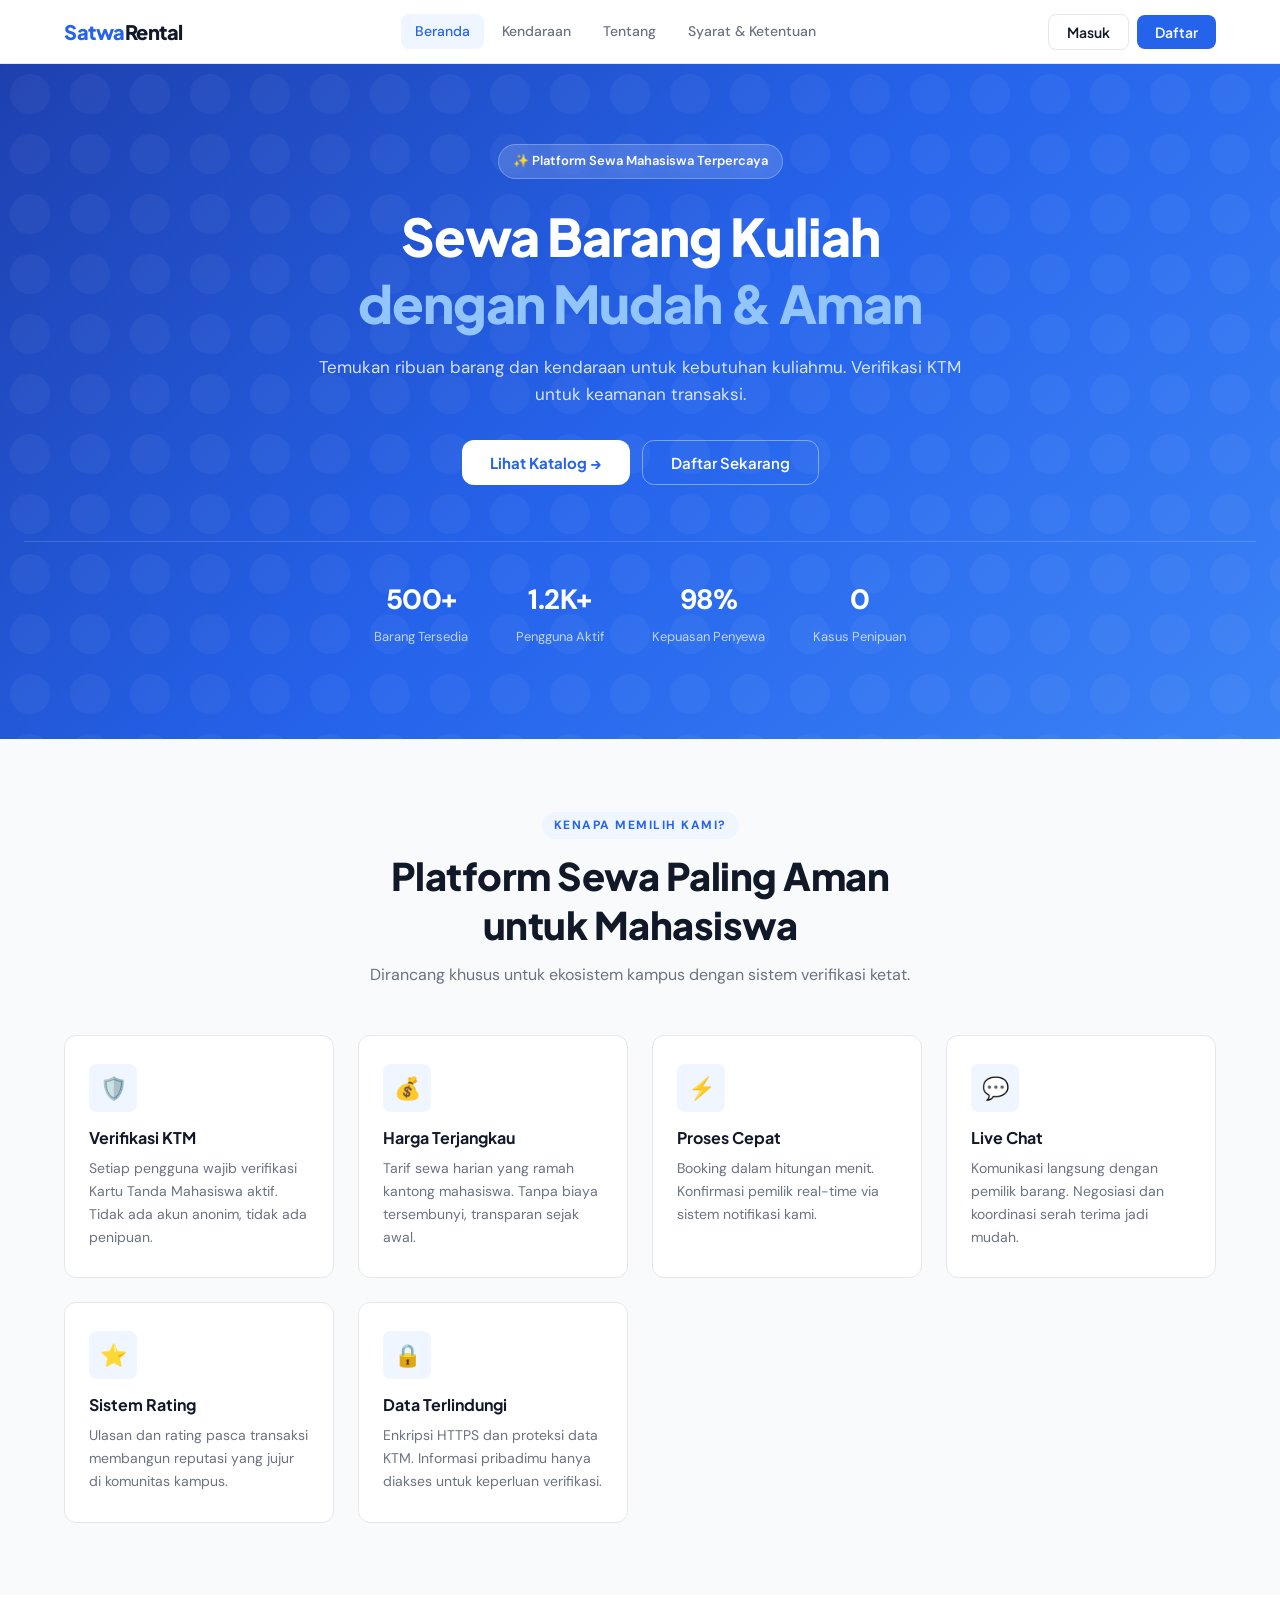
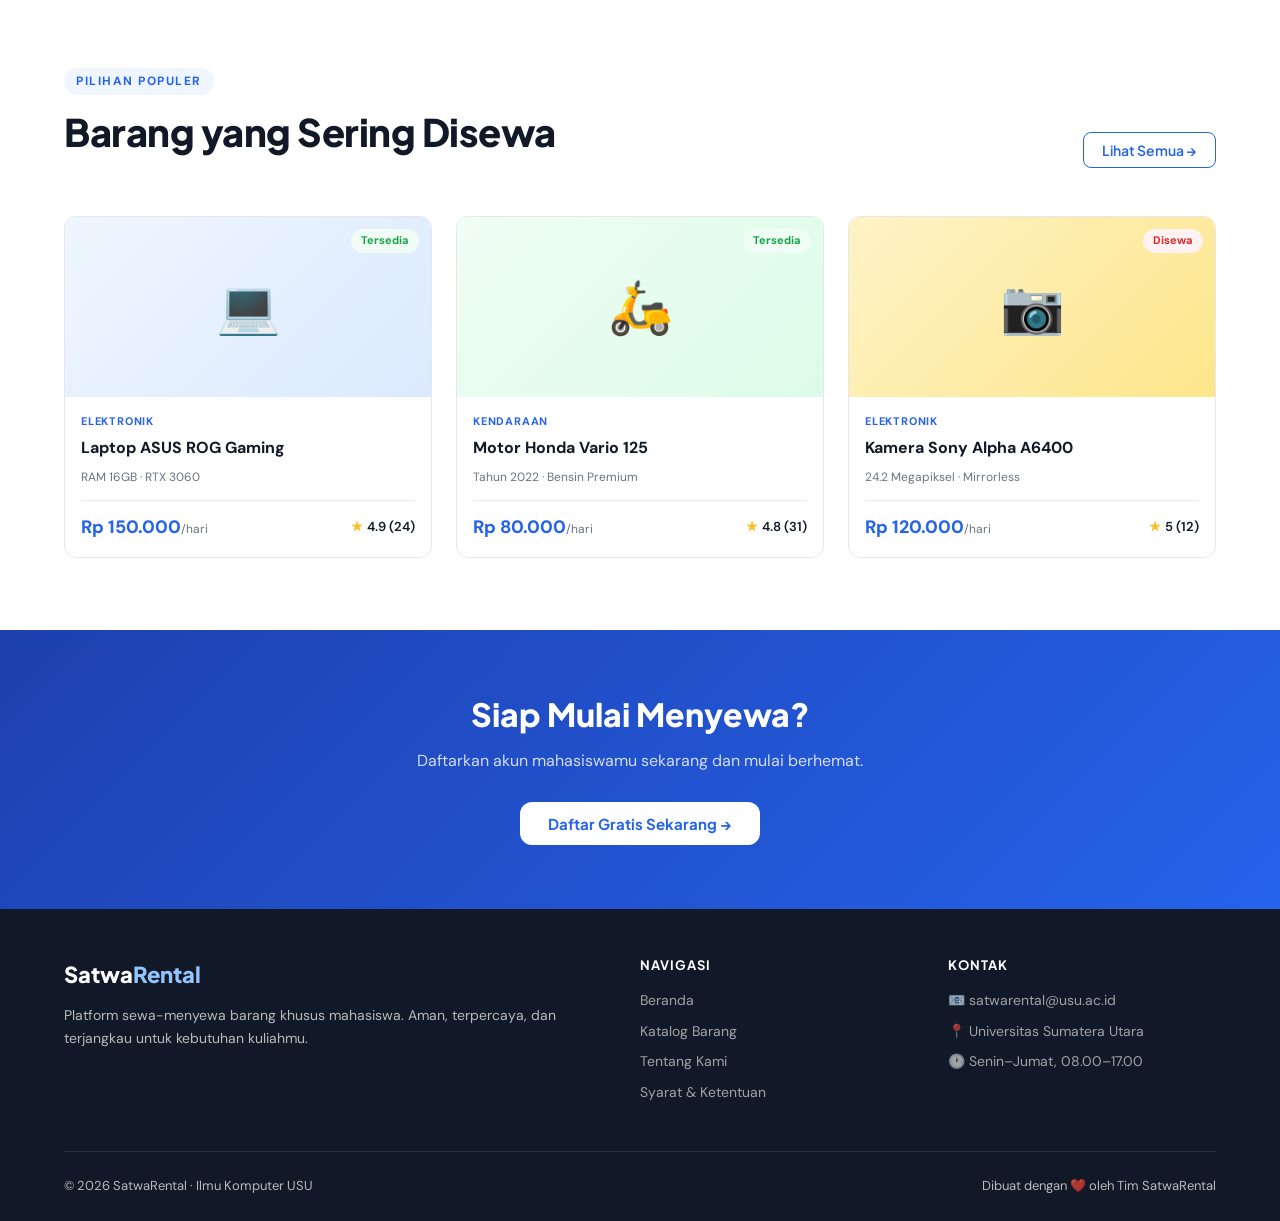
<file: frontend/index.html>
<!DOCTYPE html>
<html lang="id">
<head>
<meta charset="UTF-8">
<meta name="viewport" content="width=device-width, initial-scale=1.0">
<title>SatwaRental — Sewa Barang Kuliah</title>
<link href="https://fonts.googleapis.com/css2?family=Plus+Jakarta+Sans:wght@400;500;600;700;800&family=DM+Sans:wght@400;500&display=swap" rel="stylesheet">
<link rel="stylesheet" href="styles.css">
</head>
<body>

<!-- NAVBAR -->
<nav>
  <div class="nav-inner">
    <a class="logo" href="index.html">Satwa<span>Rental</span></a>
    <div class="nav-links">
      <a href="index.html" id="nav-beranda" class="active">Beranda</a>
      <a href="barang.html" id="nav-kendaraan">Kendaraan</a>
      <a href="tentang.html" id="nav-tentang">Tentang</a>
      <a href="syarat.html" id="nav-syarat">Syarat & Ketentuan</a>
    </div>
    <div class="nav-cta">
      <button class="btn btn-ghost" onclick="location.href='login.html'">Masuk</button>
      <button class="btn btn-primary" onclick="location.href='register.html'">Daftar</button>
    </div>
  </div>
</nav>

<!-- HERO -->
<div class="hero">
  <div class="hero-content">
    <div class="hero-badge">✨ Platform Sewa Mahasiswa Terpercaya</div>
    <h1>Sewa Barang Kuliah<br><span>dengan Mudah & Aman</span></h1>
    <p>Temukan ribuan barang dan kendaraan untuk kebutuhan kuliahmu. Verifikasi KTM untuk keamanan transaksi.</p>
    <div class="hero-btns">
      <button class="btn btn-white btn-lg" onclick="location.href='barang.html'">Lihat Katalog →</button>
      <button class="btn btn-outline btn-lg" style="border-color:rgba(255,255,255,0.4);color:white;" onclick="location.href='register.html'">Daftar Sekarang</button>
    </div>
  </div>
  <div class="hero-stats">
    <div class="hero-stat"><strong>500+</strong><span>Barang Tersedia</span></div>
    <div class="hero-stat"><strong>1.2K+</strong><span>Pengguna Aktif</span></div>
    <div class="hero-stat"><strong>98%</strong><span>Kepuasan Penyewa</span></div>
    <div class="hero-stat"><strong>0</strong><span>Kasus Penipuan</span></div>
  </div>
</div>

<!-- Features -->
<section class="section" style="background: var(--bg);">
  <div class="container">
    <div class="section-header center">
      <div class="section-label">Kenapa Memilih Kami?</div>
      <h2 class="section-title">Platform Sewa Paling Aman<br>untuk Mahasiswa</h2>
      <p class="section-sub">Dirancang khusus untuk ekosistem kampus dengan sistem verifikasi ketat.</p>
    </div>
    <div class="features-grid">
      <div class="feature-card">
        <div class="feature-icon">🛡️</div>
        <h3>Verifikasi KTM</h3>
        <p>Setiap pengguna wajib verifikasi Kartu Tanda Mahasiswa aktif. Tidak ada akun anonim, tidak ada penipuan.</p>
      </div>
      <div class="feature-card">
        <div class="feature-icon">💰</div>
        <h3>Harga Terjangkau</h3>
        <p>Tarif sewa harian yang ramah kantong mahasiswa. Tanpa biaya tersembunyi, transparan sejak awal.</p>
      </div>
      <div class="feature-card">
        <div class="feature-icon">⚡</div>
        <h3>Proses Cepat</h3>
        <p>Booking dalam hitungan menit. Konfirmasi pemilik real-time via sistem notifikasi kami.</p>
      </div>
      <div class="feature-card">
        <div class="feature-icon">💬</div>
        <h3>Live Chat</h3>
        <p>Komunikasi langsung dengan pemilik barang. Negosiasi dan koordinasi serah terima jadi mudah.</p>
      </div>
      <div class="feature-card">
        <div class="feature-icon">⭐</div>
        <h3>Sistem Rating</h3>
        <p>Ulasan dan rating pasca transaksi membangun reputasi yang jujur di komunitas kampus.</p>
      </div>
      <div class="feature-card">
        <div class="feature-icon">🔒</div>
        <h3>Data Terlindungi</h3>
        <p>Enkripsi HTTPS dan proteksi data KTM. Informasi pribadimu hanya diakses untuk keperluan verifikasi.</p>
      </div>
    </div>
  </div>
</section>

<!-- Featured Items -->
<section class="section">
  <div class="container">
    <div class="section-header" style="display:flex;justify-content:space-between;align-items:flex-end;">
      <div>
        <div class="section-label">Pilihan Populer</div>
        <h2 class="section-title">Barang yang Sering Disewa</h2>
      </div>
      <button class="btn btn-outline" onclick="location.href='barang.html'">Lihat Semua →</button>
    </div>
    <div class="items-grid" id="featured-items"></div>
  </div>
</section>

<!-- CTA -->
<section style="background:linear-gradient(135deg,#1e40af,#2563EB);padding:64px 0;text-align:center;">
  <div class="container">
    <h2 style="font-size:32px;font-weight:800;color:white;margin-bottom:12px;">Siap Mulai Menyewa?</h2>
    <p style="color:rgba(255,255,255,0.8);margin-bottom:28px;font-size:16px;">Daftarkan akun mahasiswamu sekarang dan mulai berhemat.</p>
    <button class="btn btn-white btn-lg" onclick="location.href='register.html'">Daftar Gratis Sekarang →</button>
  </div>
</section>

<footer>
  <div class="footer-inner">
    <div class="footer-grid">
      <div>
        <div class="footer-logo">Satwa<span>Rental</span></div>
        <p class="footer-desc">Platform sewa-menyewa barang khusus mahasiswa. Aman, terpercaya, dan terjangkau untuk kebutuhan kuliahmu.</p>
      </div>
      <div class="footer-col">
        <h4>Navigasi</h4>
        <a href="index.html">Beranda</a>
        <a href="barang.html">Katalog Barang</a>
        <a href="tentang.html">Tentang Kami</a>
        <a href="syarat.html">Syarat & Ketentuan</a>
      </div>
      <div class="footer-col">
        <h4>Kontak</h4>
        <a>📧 satwarental@usu.ac.id</a>
        <a>📍 Universitas Sumatera Utara</a>
        <a>🕐 Senin–Jumat, 08.00–17.00</a>
      </div>
    </div>
    <div class="footer-bottom">
      <span>© 2026 SatwaRental · Ilmu Komputer USU</span>
      <span>Dibuat dengan ❤️ oleh Tim SatwaRental</span>
    </div>
  </div>
</footer>

<!-- TOAST -->
<div class="toast" id="toast"></div>

<script src="script.js"></script>
<script>
// Render featured items on landing page
const featuredIds = ['laptop-gaming', 'motor-honda', 'kamera'];
const featured = items.filter(i => featuredIds.includes(i.id));
const grid = document.getElementById('featured-items');
grid.innerHTML = featured.map(item => `
  <div class="item-card" onclick="location.href='detail.html?id=${item.id}'">
    <div class="item-img" style="background:${item.bg}">
      ${item.icon} <span class="badge-avail ${item.status==='Tersedia'?'badge-green':'badge-red'}">${item.status}</span>
    </div>
    <div class="item-body">
      <div class="item-type">${item.type}</div>
      <div class="item-name">${item.name}</div>
      <div class="item-spec">${item.specs.slice(0,2).join(' · ')}</div>
      <div class="item-footer">
        <div class="item-price"><strong>Rp ${item.price.toLocaleString('id-ID')}</strong><span>/hari</span></div>
        <div class="item-rating"><span class="star">★</span> ${item.rating} (${item.reviews})</div>
      </div>
    </div>
  </div>
`).join('');
</script>
</body>
</html>
</file>
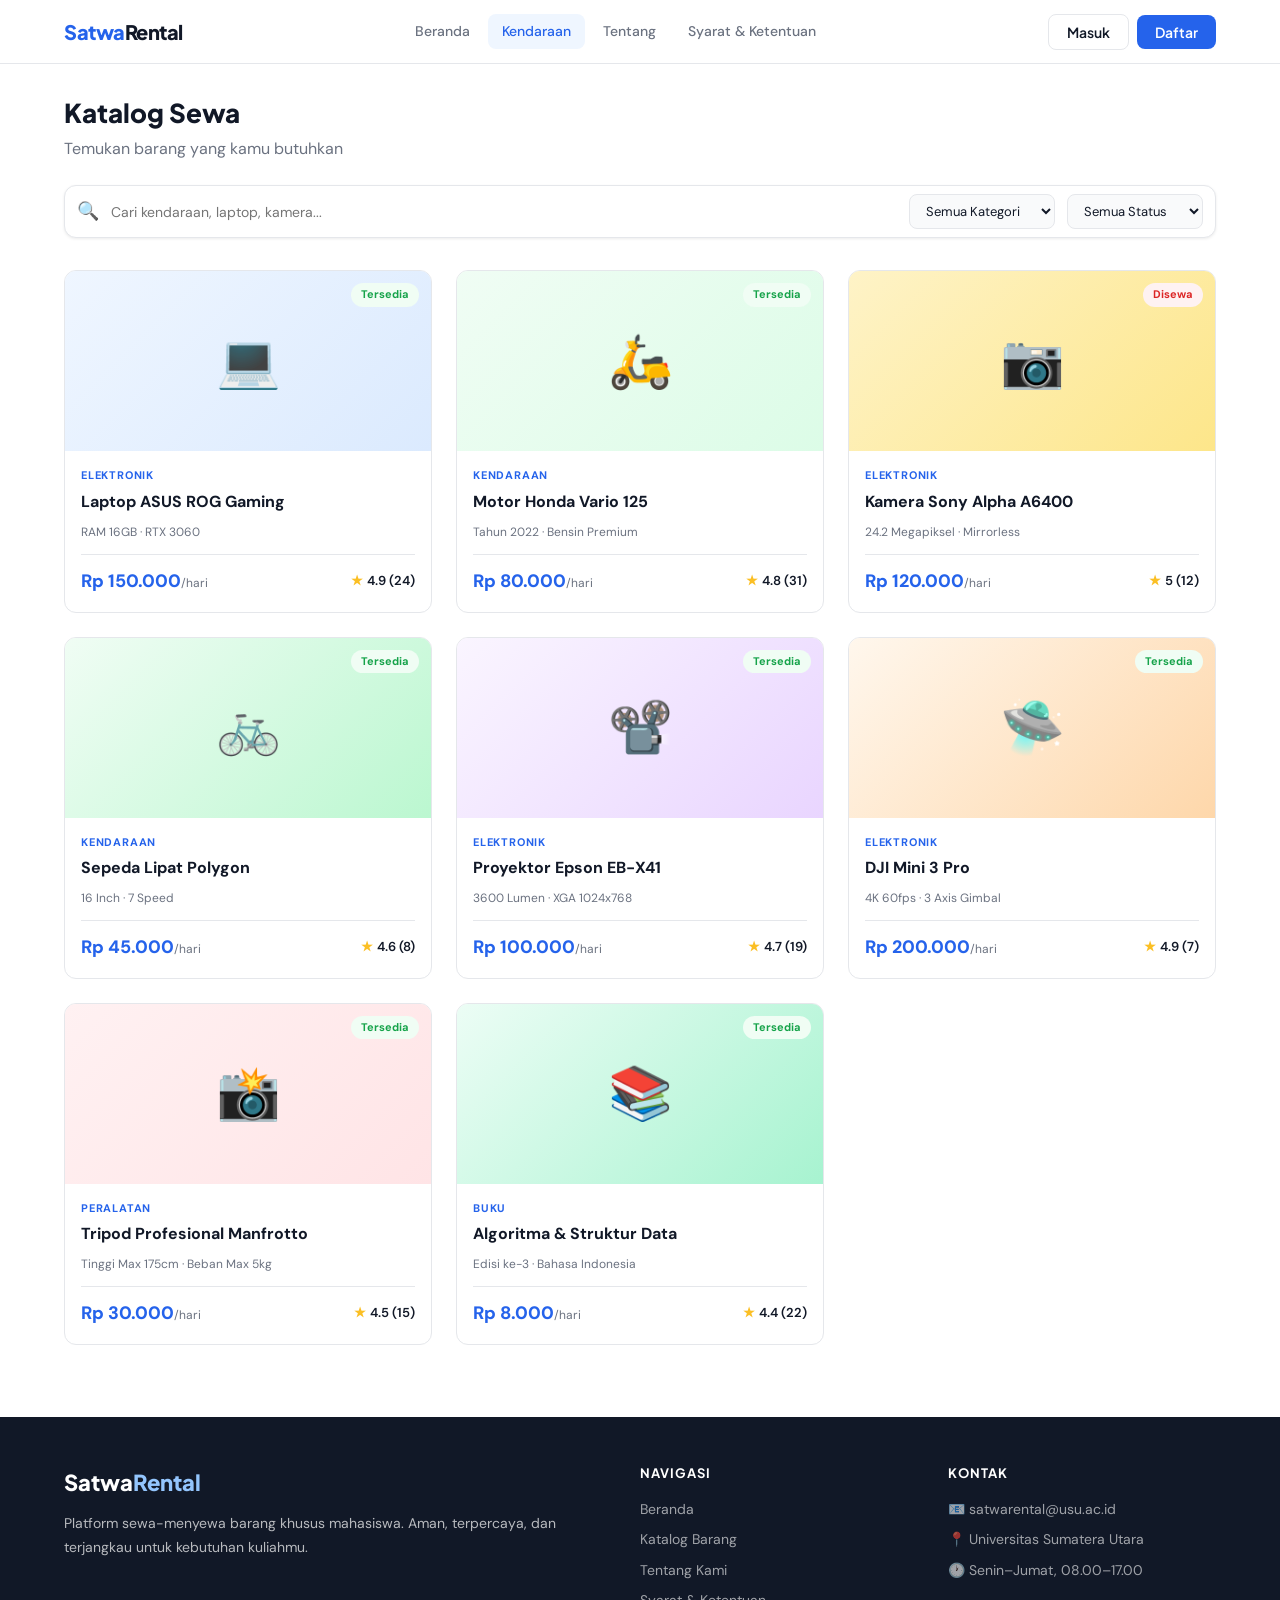
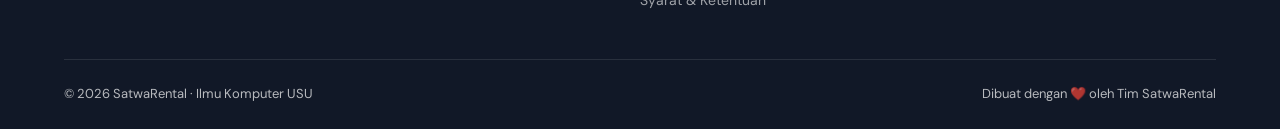
<file: frontend/barang.html>
<!DOCTYPE html>
<html lang="id">
<head>
<meta charset="UTF-8">
<meta name="viewport" content="width=device-width, initial-scale=1.0">
<title>Katalog Sewa — SatwaRental</title>
<link href="https://fonts.googleapis.com/css2?family=Plus+Jakarta+Sans:wght@400;500;600;700;800&family=DM+Sans:wght@400;500&display=swap" rel="stylesheet">
<link rel="stylesheet" href="styles.css">
</head>
<body>

<!-- NAVBAR -->
<nav>
  <div class="nav-inner">
    <a class="logo" href="index.html">Satwa<span>Rental</span></a>
    <div class="nav-links">
      <a href="index.html" id="nav-beranda">Beranda</a>
      <a href="barang.html" id="nav-kendaraan" class="active">Kendaraan</a>
      <a href="tentang.html" id="nav-tentang">Tentang</a>
      <a href="syarat.html" id="nav-syarat">Syarat & Ketentuan</a>
    </div>
    <div class="nav-cta">
      <button class="btn btn-ghost" onclick="location.href='login.html'">Masuk</button>
      <button class="btn btn-primary" onclick="location.href='register.html'">Daftar</button>
    </div>
  </div>
</nav>

<!-- CONTENT -->
<div class="container">
  <div class="page-header">
    <h2 style="font-size:26px;font-weight:800;margin-bottom:6px;">Katalog Sewa</h2>
    <p style="color:var(--text-muted);margin-bottom:24px;">Temukan barang yang kamu butuhkan</p>
  </div>
  <div class="search-bar">
    <span class="search-icon">🔍</span>
    <input type="text" id="search-input" placeholder="Cari kendaraan, laptop, kamera..." oninput="filterItems()">
    <select id="filter-type" onchange="filterItems()">
      <option value="">Semua Kategori</option>
      <option value="Elektronik">Elektronik</option>
      <option value="Kendaraan">Kendaraan</option>
      <option value="Peralatan">Peralatan</option>
      <option value="Buku">Buku & Referensi</option>
    </select>
    <select id="filter-status" onchange="filterItems()">
      <option value="">Semua Status</option>
      <option value="Tersedia">Tersedia</option>
      <option value="Disewa">Sedang Disewa</option>
    </select>
  </div>
  <div class="items-grid" id="items-grid"></div>
</div>

<footer style="margin-top:72px;">
  <div class="footer-inner">
    <div class="footer-grid">
      <div>
        <div class="footer-logo">Satwa<span>Rental</span></div>
        <p class="footer-desc">Platform sewa-menyewa barang khusus mahasiswa. Aman, terpercaya, dan terjangkau untuk kebutuhan kuliahmu.</p>
      </div>
      <div class="footer-col">
        <h4>Navigasi</h4>
        <a href="index.html">Beranda</a>
        <a href="barang.html">Katalog Barang</a>
        <a href="tentang.html">Tentang Kami</a>
        <a href="syarat.html">Syarat & Ketentuan</a>
      </div>
      <div class="footer-col">
        <h4>Kontak</h4>
        <a>📧 satwarental@usu.ac.id</a>
        <a>📍 Universitas Sumatera Utara</a>
        <a>🕐 Senin–Jumat, 08.00–17.00</a>
      </div>
    </div>
    <div class="footer-bottom">
      <span>© 2026 SatwaRental · Ilmu Komputer USU</span>
      <span>Dibuat dengan ❤️ oleh Tim SatwaRental</span>
    </div>
  </div>
</footer>

<!-- TOAST -->
<div class="toast" id="toast"></div>

<script src="script.js"></script>
<script>
document.addEventListener('DOMContentLoaded', function() {
  renderItems(items);
});
</script>
</body>
</html>
</file>
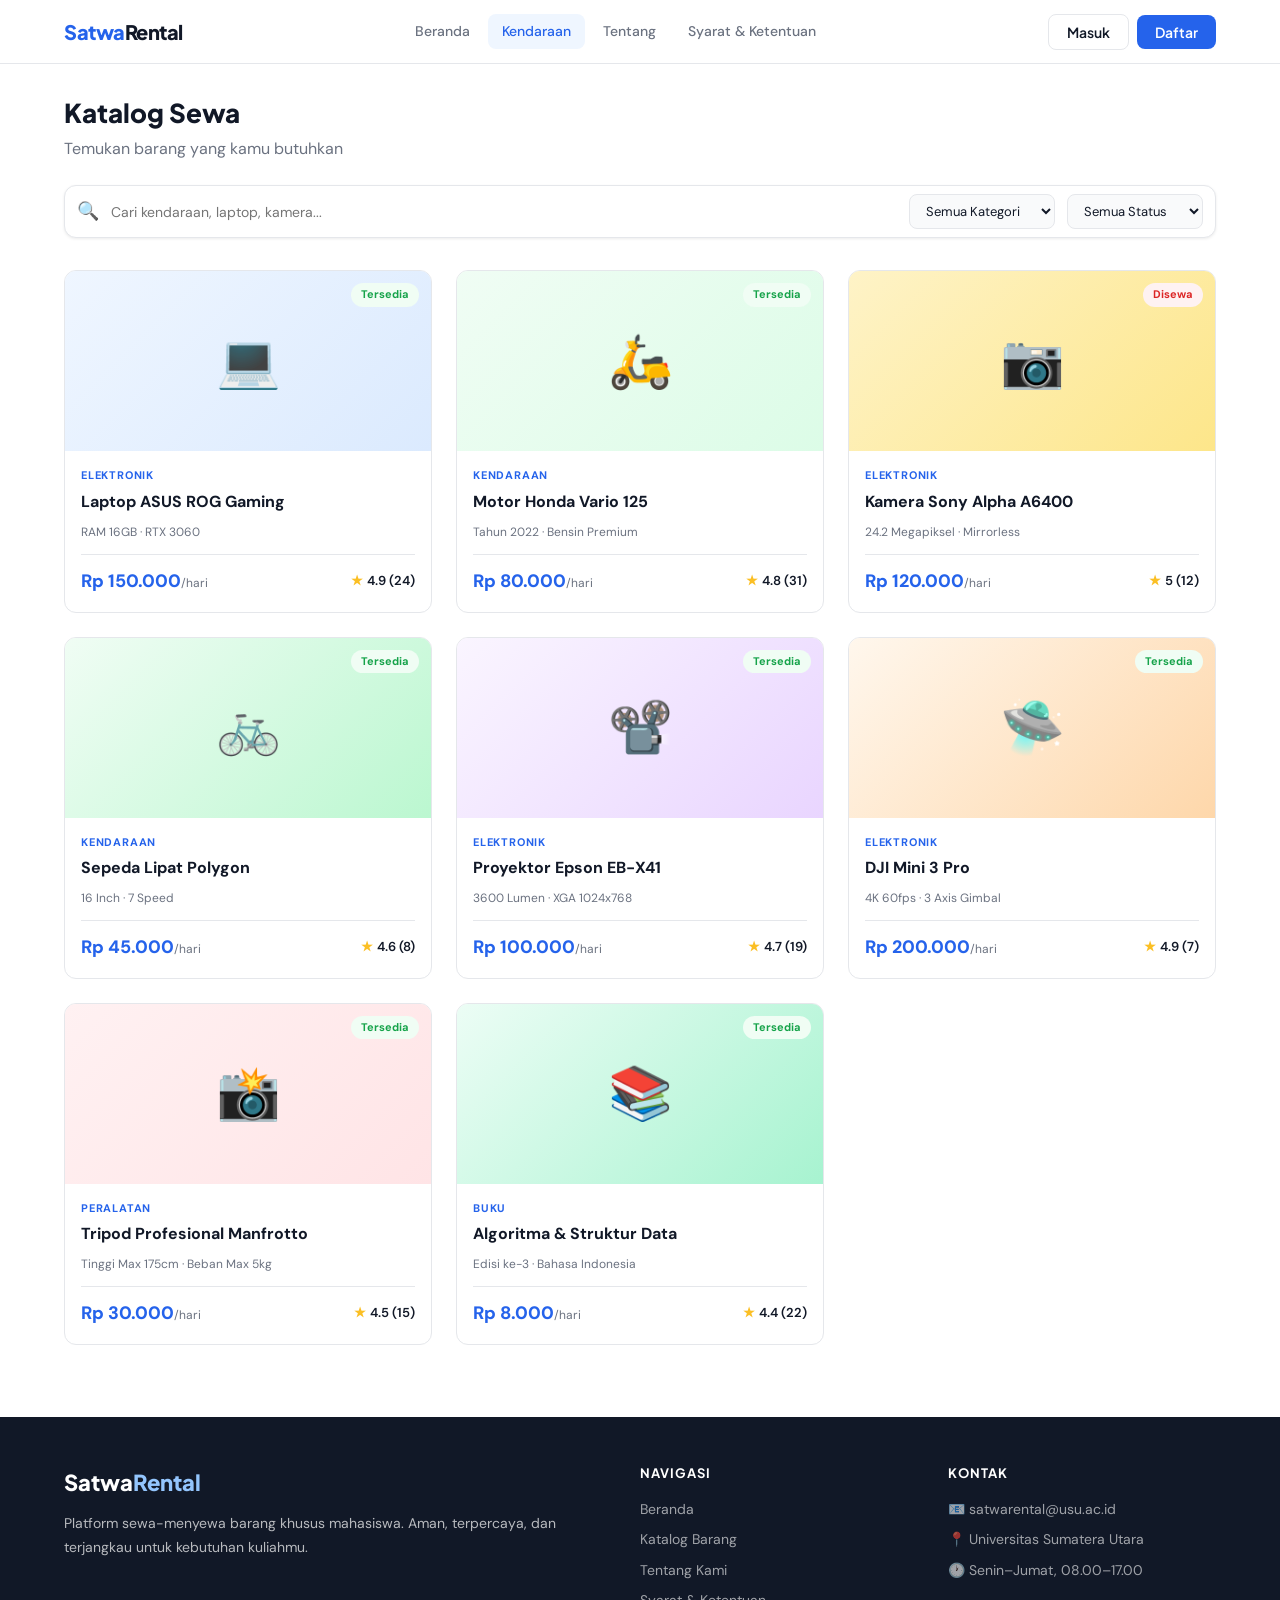
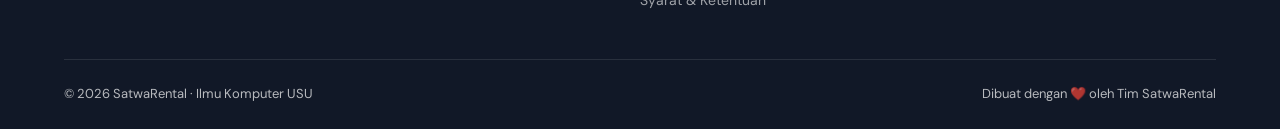
<file: frontend/detail.html>
<!DOCTYPE html>
<html lang="id">
<head>
<meta charset="UTF-8">
<meta name="viewport" content="width=device-width, initial-scale=1.0">
<title>Detail Barang — SatwaRental</title>
<link href="https://fonts.googleapis.com/css2?family=Plus+Jakarta+Sans:wght@400;500;600;700;800&family=DM+Sans:wght@400;500&display=swap" rel="stylesheet">
<link rel="stylesheet" href="styles.css">
</head>
<body>

<!-- NAVBAR -->
<nav>
  <div class="nav-inner">
    <a class="logo" href="index.html">Satwa<span>Rental</span></a>
    <div class="nav-links">
      <a href="index.html" id="nav-beranda">Beranda</a>
      <a href="barang.html" id="nav-kendaraan" class="active">Kendaraan</a>
      <a href="tentang.html" id="nav-tentang">Tentang</a>
      <a href="syarat.html" id="nav-syarat">Syarat & Ketentuan</a>
    </div>
    <div class="nav-cta">
      <button class="btn btn-ghost" onclick="location.href='login.html'">Masuk</button>
      <button class="btn btn-primary" onclick="location.href='register.html'">Daftar</button>
    </div>
  </div>
</nav>

<!-- CONTENT -->
<div class="container">
  <div class="page-header">
    <div class="breadcrumb">
      <a href="barang.html">Katalog</a>
      <span class="separator">›</span>
      <span id="detail-breadcrumb">Detail</span>
    </div>
  </div>
  <div class="detail-layout" id="detail-content"></div>
</div>

<footer style="margin-top:72px;">
  <div class="footer-inner">
    <div class="footer-grid">
      <div>
        <div class="footer-logo">Satwa<span>Rental</span></div>
        <p class="footer-desc">Platform sewa-menyewa barang khusus mahasiswa. Aman, terpercaya, dan terjangkau untuk kebutuhan kuliahmu.</p>
      </div>
      <div class="footer-col">
        <h4>Navigasi</h4>
        <a href="index.html">Beranda</a>
        <a href="barang.html">Katalog Barang</a>
        <a href="tentang.html">Tentang Kami</a>
        <a href="syarat.html">Syarat & Ketentuan</a>
      </div>
      <div class="footer-col">
        <h4>Kontak</h4>
        <a>📧 satwarental@usu.ac.id</a>
        <a>📍 Universitas Sumatera Utara</a>
        <a>🕐 Senin–Jumat, 08.00–17.00</a>
      </div>
    </div>
    <div class="footer-bottom">
      <span>© 2026 SatwaRental · Ilmu Komputer USU</span>
      <span>Dibuat dengan ❤️ oleh Tim SatwaRental</span>
    </div>
  </div>
</footer>

<!-- MODAL BOOKING -->
<div class="modal-overlay" id="modal-booking">
  <div class="modal">
    <h3>🎉 Pemesanan Berhasil!</h3>
    <p>Permintaan sewa kamu telah dikirim ke pemilik. Kamu akan mendapat notifikasi setelah pemilik mengkonfirmasi. Kode booking akan dikirim ke email kamu.</p>
    <div class="modal-btns">
      <button class="btn btn-primary" onclick="closeModal()">Oke, Mengerti</button>
      <button class="btn btn-ghost" onclick="closeModal()">Lihat Riwayat</button>
    </div>
  </div>
</div>

<!-- TOAST -->
<div class="toast" id="toast"></div>

<script src="script.js"></script>
<script>
function showDetail(id) {
  const item = items.find(i => i.id === id);
  if (!item) {
    location.href = 'barang.html';
    return;
  }
  const content = document.getElementById('detail-content');
  document.getElementById('detail-breadcrumb').textContent = item.name;
  content.innerHTML = `
    <div>
      <div class="detail-img">${item.icon}</div>
      <div style="margin-top:24px;">
        <span class="tag">${item.type}</span>
        <span class="tag">${item.status}</span>
      </div>
      <h2 style="font-size:28px;font-weight:800;margin:12px 0 6px;">${item.name}</h2>
      <div style="display:flex;align-items:center;gap:12px;margin-bottom:16px;">
        <div class="item-rating" style="font-size:15px;"><span class="star">★</span> ${item.rating} <span style="color:var(--text-muted);font-weight:400;">(${item.reviews} ulasan)</span></div>
        <span style="color:var(--border)">|</span>
        <span style="font-size:14px;color:var(--text-muted);">Pemilik: <strong style="color:var(--text)">${item.owner}</strong></span>
      </div>
      <p style="color:var(--text-muted);line-height:1.75;margin-bottom:20px;">${item.desc}</p>
      <h4 style="font-size:15px;font-weight:700;margin-bottom:12px;">Spesifikasi</h4>
      <div class="detail-specs">
        ${item.specs.map(s => `<div class="spec-item"><div class="value">${s}</div></div>`).join('')}
      </div>
      <div class="reviews-section">
        <h4 style="font-size:15px;font-weight:700;margin-bottom:16px;">Ulasan Pengguna</h4>
        <div class="review-card">
          <div class="review-header">
            <div class="avatar">SR</div>
            <div><div class="review-name">Siti Rahma · <span class="star">★★★★★</span></div><div class="review-date">3 hari lalu</div></div>
          </div>
          <p class="review-text">Barangnya sesuai deskripsi, pemilik ramah dan responsif. Proses serah terima lancar di kantin kampus. Pasti sewa lagi!</p>
        </div>
        <div class="review-card">
          <div class="review-header">
            <div class="avatar" style="background:var(--green);">BP</div>
            <div><div class="review-name">Budi Pratama · <span class="star">★★★★</span></div><div class="review-date">1 minggu lalu</div></div>
          </div>
          <p class="review-text">Overall bagus. Kondisi barang sangat baik. Sedikit telat konfirmasi tapi akhirnya beres juga. Recommended!</p>
        </div>
      </div>
    </div>
    <div>
      <div class="booking-card">
        <h3>${item.name}</h3>
        <div class="booking-price">Rp ${item.price.toLocaleString('id-ID')}<span>/hari</span></div>
        <div class="form-group">
          <label>Tanggal Mulai</label>
          <input type="date" id="start-date" onchange="calcTotal()">
        </div>
        <div class="form-group">
          <label>Tanggal Selesai</label>
          <input type="date" id="end-date" onchange="calcTotal()">
        </div>
        <div class="form-group">
          <label>Lokasi Pengambilan</label>
          <select>
            <option>Pilih lokasi...</option>
            <option>Perpustakaan USU</option>
            <option>Kantin Teknik</option>
            <option>Gedung FASILKOM</option>
            <option>Sesuai kesepakatan</option>
          </select>
        </div>
        <div class="form-group">
          <label>Metode Pembayaran</label>
          <select>
            <option>Transfer Bank (Manual)</option>
            <option>Rekening Bersama (Escrow)</option>
            <option>Bayar di Tempat (COD)</option>
          </select>
        </div>
        <div class="total-row">
          <span id="duration-label">Pilih tanggal</span>
          <strong id="total-price">—</strong>
        </div>
        <button class="btn btn-primary" style="width:100%;justify-content:center;padding:14px;font-size:15px;margin-top:8px;" onclick="${item.status==='Tersedia'?'openModal()':'showToast(\"❌ Barang sedang disewa saat ini\")'}">${item.status==='Tersedia'?'🛒 Sewa Sekarang':'⏳ Sedang Disewa'}</button>
        ${item.status==='Tersedia'?'<button class="btn btn-ghost" style="width:100%;justify-content:center;margin-top:8px;" onclick="showToast(\'💬 Fitur chat akan tersedia setelah login\')">💬 Chat Pemilik</button>':''}
        <div style="margin-top:16px;font-size:12px;color:var(--text-muted);text-align:center;line-height:1.6;">
          ⚠️ Serah-terima barang dianjurkan di area kampus yang ramai dan aman.
        </div>
      </div>
    </div>
  `;
}

document.addEventListener('DOMContentLoaded', function() {
  const params = new URLSearchParams(window.location.search);
  const id = params.get('id');
  if (id) {
    showDetail(id);
  } else {
    location.href = 'barang.html';
  }
});
</script>
</body>
</html>
</file>
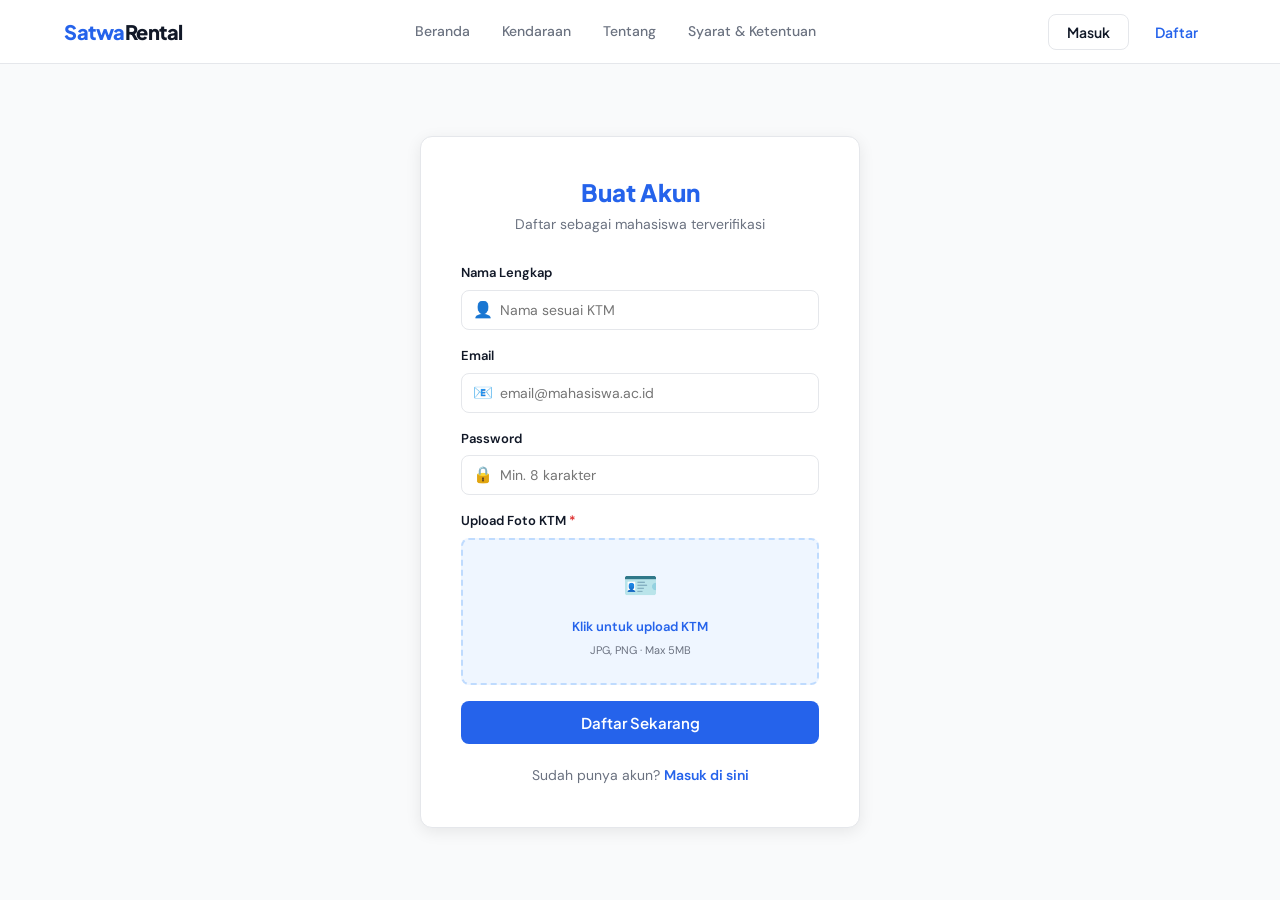
<file: frontend/register.html>
<!DOCTYPE html>
<html lang="id">
<head>
<meta charset="UTF-8">
<meta name="viewport" content="width=device-width, initial-scale=1.0">
<title>Register — SatwaRental</title>
<link href="https://fonts.googleapis.com/css2?family=Plus+Jakarta+Sans:wght@400;500;600;700;800&family=DM+Sans:wght@400;500&display=swap" rel="stylesheet">
<link rel="stylesheet" href="styles.css">
</head>
<body>

<!-- NAVBAR -->
<nav>
  <div class="nav-inner">
    <a class="logo" href="index.html">Satwa<span>Rental</span></a>
    <div class="nav-links">
      <a href="index.html" id="nav-beranda">Beranda</a>
      <a href="barang.html" id="nav-kendaraan">Kendaraan</a>
      <a href="tentang.html" id="nav-tentang">Tentang</a>
      <a href="syarat.html" id="nav-syarat">Syarat & Ketentuan</a>
    </div>
    <div class="nav-cta">
      <button class="btn btn-ghost" onclick="location.href='login.html'">Masuk</button>
      <button class="btn btn-primary" onclick="location.href='register.html'" style="background:transparent;color:var(--blue);border-color:var(--blue);">Daftar</button>
    </div>
  </div>
</nav>

<!-- CONTENT -->
<div class="auth-page">
  <div class="auth-card">
    <h2>Buat Akun</h2>
    <p>Daftar sebagai mahasiswa terverifikasi</p>
    <div class="form-group">
      <label>Nama Lengkap</label>
      <div class="input-icon">
        <span class="icon">👤</span>
        <input type="text" placeholder="Nama sesuai KTM">
      </div>
    </div>
    <div class="form-group">
      <label>Email</label>
      <div class="input-icon">
        <span class="icon">📧</span>
        <input type="email" placeholder="email@mahasiswa.ac.id">
      </div>
    </div>
    <div class="form-group">
      <label>Password</label>
      <div class="input-icon">
        <span class="icon">🔒</span>
        <input type="password" placeholder="Min. 8 karakter">
      </div>
    </div>
    <div class="form-group">
      <label>Upload Foto KTM <span style="color:var(--red)">*</span></label>
      <div style="border:2px dashed var(--blue-mid);border-radius:var(--radius-sm);padding:24px;text-align:center;background:var(--blue-light);cursor:pointer;" onclick="showToast('📁 File KTM dipilih')">
        <div style="font-size:28px;margin-bottom:8px;">🪪</div>
        <p style="font-size:13px;color:var(--blue);font-weight:600;margin:0;">Klik untuk upload KTM</p>
        <p style="font-size:11px;color:var(--text-muted);margin:4px 0 0;">JPG, PNG · Max 5MB</p>
      </div>
    </div>
    <button class="btn btn-primary" style="width:100%;justify-content:center;padding:12px;font-size:15px;" onclick="showToast('🎉 Akun dibuat! Menunggu verifikasi KTM.')">Daftar Sekarang</button>
    <div class="auth-footer">Sudah punya akun? <a href="login.html">Masuk di sini</a></div>
  </div>
</div>

<!-- TOAST -->
<div class="toast" id="toast"></div>

<script src="script.js"></script>
</body>
</html>
</file>
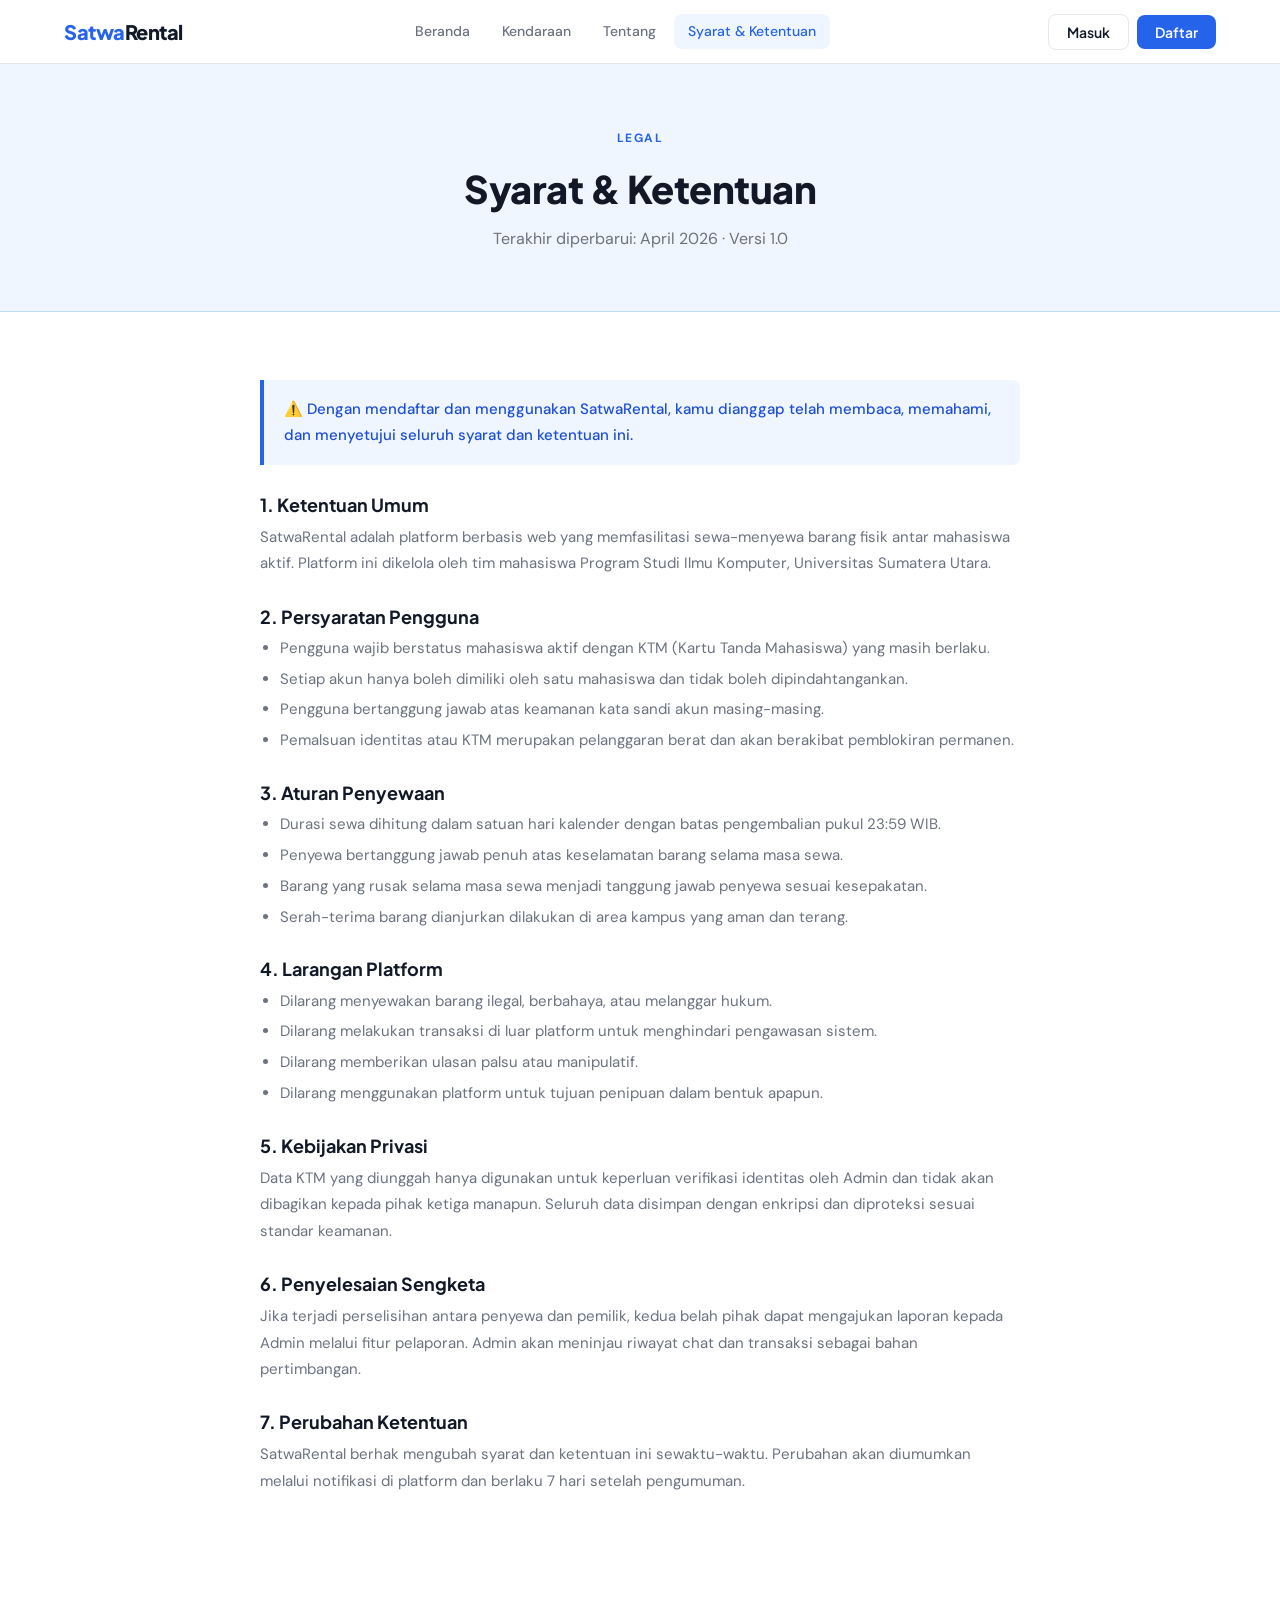
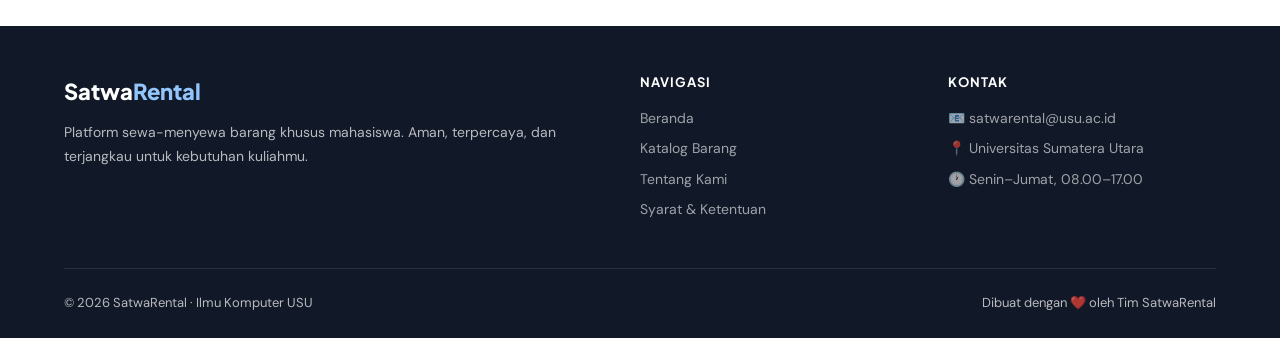
<file: frontend/syarat.html>
<!DOCTYPE html>
<html lang="id">
<head>
<meta charset="UTF-8">
<meta name="viewport" content="width=device-width, initial-scale=1.0">
<title>Syarat & Ketentuan — SatwaRental</title>
<link href="https://fonts.googleapis.com/css2?family=Plus+Jakarta+Sans:wght@400;500;600;700;800&family=DM+Sans:wght@400;500&display=swap" rel="stylesheet">
<link rel="stylesheet" href="styles.css">
</head>
<body>

<!-- NAVBAR -->
<nav>
  <div class="nav-inner">
    <a class="logo" href="index.html">Satwa<span>Rental</span></a>
    <div class="nav-links">
      <a href="index.html" id="nav-beranda">Beranda</a>
      <a href="barang.html" id="nav-kendaraan">Kendaraan</a>
      <a href="tentang.html" id="nav-tentang">Tentang</a>
      <a href="syarat.html" id="nav-syarat" class="active">Syarat & Ketentuan</a>
    </div>
    <div class="nav-cta">
      <button class="btn btn-ghost" onclick="location.href='login.html'">Masuk</button>
      <button class="btn btn-primary" onclick="location.href='register.html'">Daftar</button>
    </div>
  </div>
</nav>

<!-- HERO -->
<div class="about-hero">
  <div class="container" style="text-align:center;">
    <div class="section-label">Legal</div>
    <h2 class="section-title">Syarat & Ketentuan</h2>
    <p style="color:var(--text-muted);">Terakhir diperbarui: April 2026 · Versi 1.0</p>
  </div>
</div>

<!-- CONTENT -->
<div class="container">
  <div class="syarat-content">
    <div class="highlight-box">
      <p>⚠️ Dengan mendaftar dan menggunakan SatwaRental, kamu dianggap telah membaca, memahami, dan menyetujui seluruh syarat dan ketentuan ini.</p>
    </div>

    <h3>1. Ketentuan Umum</h3>
    <p>SatwaRental adalah platform berbasis web yang memfasilitasi sewa-menyewa barang fisik antar mahasiswa aktif. Platform ini dikelola oleh tim mahasiswa Program Studi Ilmu Komputer, Universitas Sumatera Utara.</p>

    <h3>2. Persyaratan Pengguna</h3>
    <ul>
      <li>Pengguna wajib berstatus mahasiswa aktif dengan KTM (Kartu Tanda Mahasiswa) yang masih berlaku.</li>
      <li>Setiap akun hanya boleh dimiliki oleh satu mahasiswa dan tidak boleh dipindahtangankan.</li>
      <li>Pengguna bertanggung jawab atas keamanan kata sandi akun masing-masing.</li>
      <li>Pemalsuan identitas atau KTM merupakan pelanggaran berat dan akan berakibat pemblokiran permanen.</li>
    </ul>

    <h3>3. Aturan Penyewaan</h3>
    <ul>
      <li>Durasi sewa dihitung dalam satuan hari kalender dengan batas pengembalian pukul 23:59 WIB.</li>
      <li>Penyewa bertanggung jawab penuh atas keselamatan barang selama masa sewa.</li>
      <li>Barang yang rusak selama masa sewa menjadi tanggung jawab penyewa sesuai kesepakatan.</li>
      <li>Serah-terima barang dianjurkan dilakukan di area kampus yang aman dan terang.</li>
    </ul>

    <h3>4. Larangan Platform</h3>
    <ul>
      <li>Dilarang menyewakan barang ilegal, berbahaya, atau melanggar hukum.</li>
      <li>Dilarang melakukan transaksi di luar platform untuk menghindari pengawasan sistem.</li>
      <li>Dilarang memberikan ulasan palsu atau manipulatif.</li>
      <li>Dilarang menggunakan platform untuk tujuan penipuan dalam bentuk apapun.</li>
    </ul>

    <h3>5. Kebijakan Privasi</h3>
    <p>Data KTM yang diunggah hanya digunakan untuk keperluan verifikasi identitas oleh Admin dan tidak akan dibagikan kepada pihak ketiga manapun. Seluruh data disimpan dengan enkripsi dan diproteksi sesuai standar keamanan.</p>

    <h3>6. Penyelesaian Sengketa</h3>
    <p>Jika terjadi perselisihan antara penyewa dan pemilik, kedua belah pihak dapat mengajukan laporan kepada Admin melalui fitur pelaporan. Admin akan meninjau riwayat chat dan transaksi sebagai bahan pertimbangan.</p>

    <h3>7. Perubahan Ketentuan</h3>
    <p>SatwaRental berhak mengubah syarat dan ketentuan ini sewaktu-waktu. Perubahan akan diumumkan melalui notifikasi di platform dan berlaku 7 hari setelah pengumuman.</p>
  </div>
</div>

<footer style="margin-top:72px;">
  <div class="footer-inner">
    <div class="footer-grid">
      <div>
        <div class="footer-logo">Satwa<span>Rental</span></div>
        <p class="footer-desc">Platform sewa-menyewa barang khusus mahasiswa. Aman, terpercaya, dan terjangkau untuk kebutuhan kuliahmu.</p>
      </div>
      <div class="footer-col">
        <h4>Navigasi</h4>
        <a href="index.html">Beranda</a>
        <a href="barang.html">Katalog Barang</a>
        <a href="tentang.html">Tentang Kami</a>
        <a href="syarat.html">Syarat & Ketentuan</a>
      </div>
      <div class="footer-col">
        <h4>Kontak</h4>
        <a>📧 satwarental@usu.ac.id</a>
        <a>📍 Universitas Sumatera Utara</a>
        <a>🕐 Senin–Jumat, 08.00–17.00</a>
      </div>
    </div>
    <div class="footer-bottom">
      <span>© 2026 SatwaRental · Ilmu Komputer USU</span>
      <span>Dibuat dengan ❤️ oleh Tim SatwaRental</span>
    </div>
  </div>
</footer>

<!-- TOAST -->
<div class="toast" id="toast"></div>

<script src="script.js"></script>
</body>
</html>
</file>
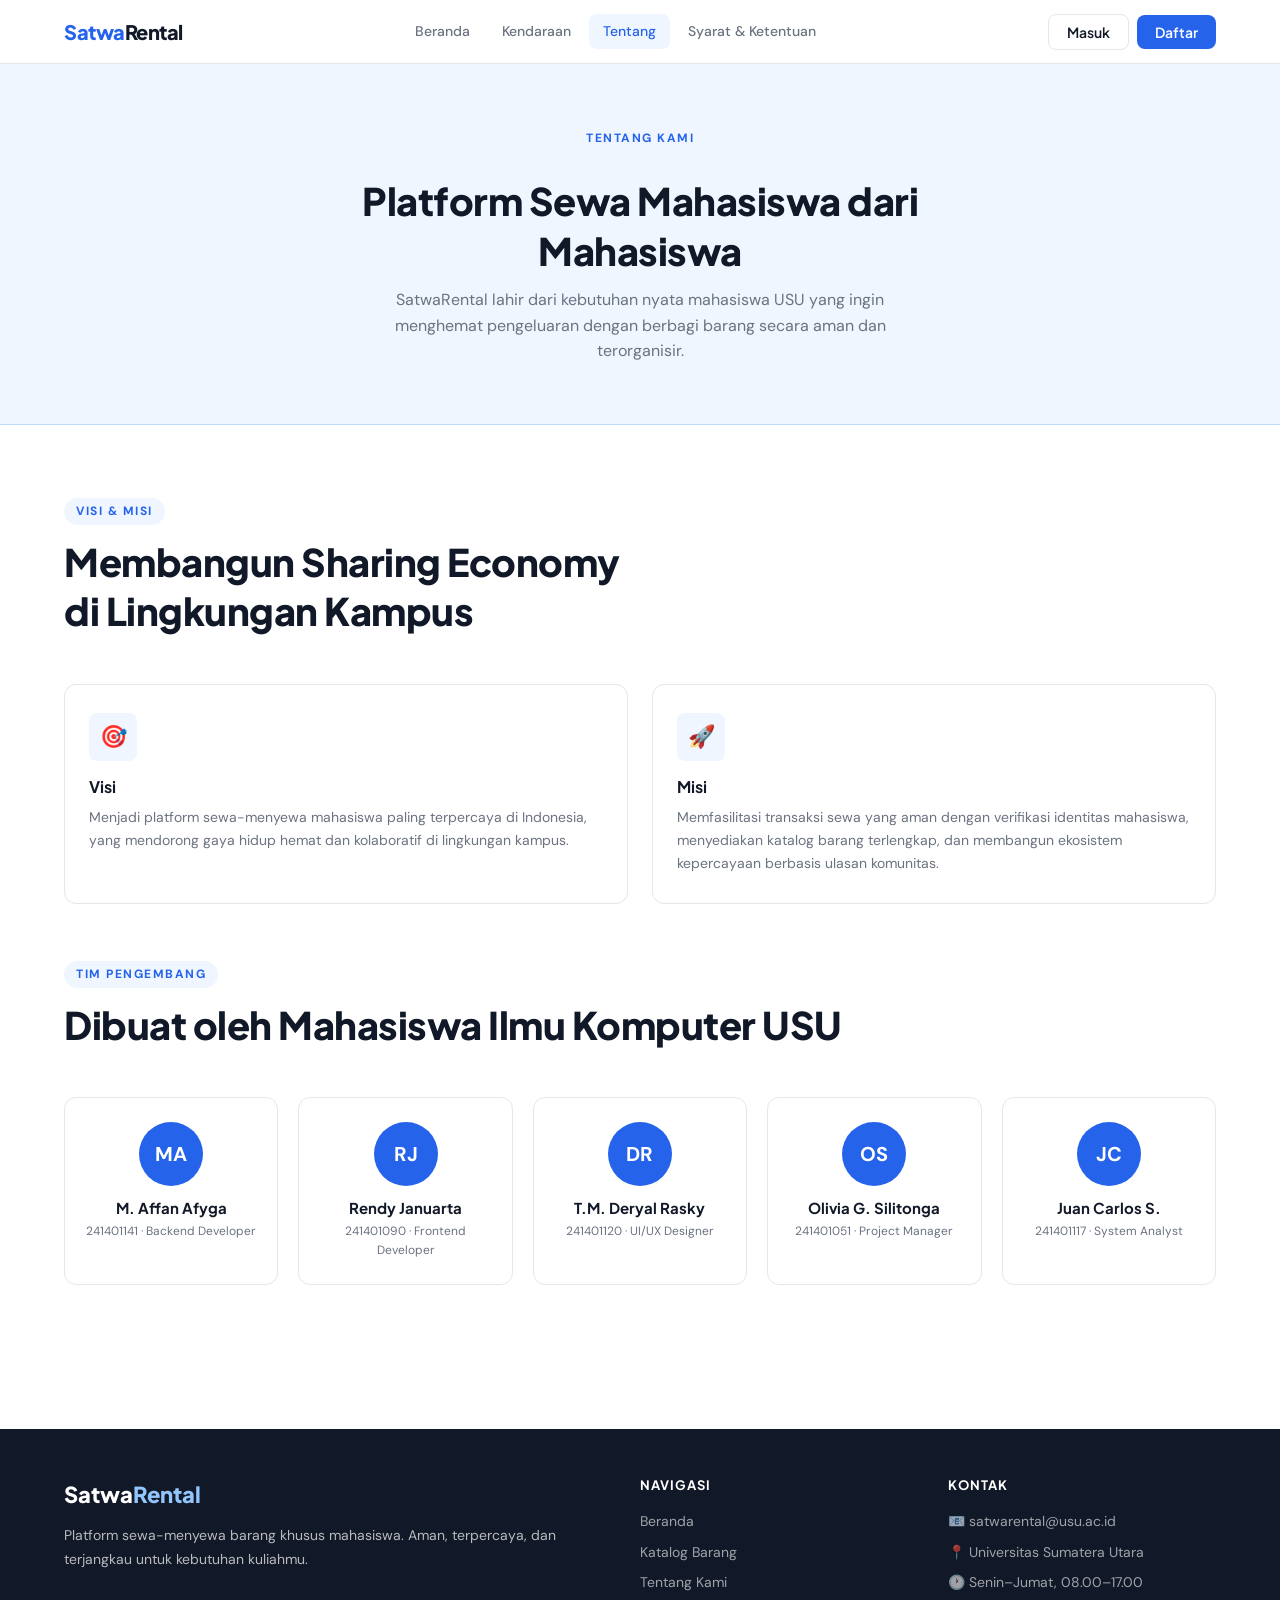
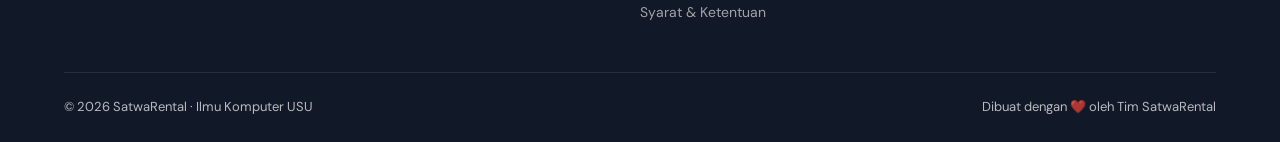
<file: frontend/tentang.html>
<!DOCTYPE html>
<html lang="id">
<head>
<meta charset="UTF-8">
<meta name="viewport" content="width=device-width, initial-scale=1.0">
<title>Tentang Kami — SatwaRental</title>
<link href="https://fonts.googleapis.com/css2?family=Plus+Jakarta+Sans:wght@400;500;600;700;800&family=DM+Sans:wght@400;500&display=swap" rel="stylesheet">
<link rel="stylesheet" href="styles.css">
</head>
<body>

<!-- NAVBAR -->
<nav>
  <div class="nav-inner">
    <a class="logo" href="index.html">Satwa<span>Rental</span></a>
    <div class="nav-links">
      <a href="index.html" id="nav-beranda">Beranda</a>
      <a href="barang.html" id="nav-kendaraan">Kendaraan</a>
      <a href="tentang.html" id="nav-tentang" class="active">Tentang</a>
      <a href="syarat.html" id="nav-syarat">Syarat & Ketentuan</a>
    </div>
    <div class="nav-cta">
      <button class="btn btn-ghost" onclick="location.href='login.html'">Masuk</button>
      <button class="btn btn-primary" onclick="location.href='register.html'">Daftar</button>
    </div>
  </div>
</nav>

<!-- HERO -->
<div class="about-hero">
  <div class="container" style="text-align:center;">
    <div class="section-label">Tentang Kami</div>
    <h2 class="section-title" style="max-width:580px;margin:12px auto;">Platform Sewa Mahasiswa dari Mahasiswa</h2>
    <p style="color:var(--text-muted);max-width:540px;margin:0 auto;">SatwaRental lahir dari kebutuhan nyata mahasiswa USU yang ingin menghemat pengeluaran dengan berbagi barang secara aman dan terorganisir.</p>
  </div>
</div>

<!-- CONTENT -->
<div class="container">
  <section class="section">
    <div class="section-header">
      <div class="section-label">Visi & Misi</div>
      <h2 class="section-title">Membangun Sharing Economy<br>di Lingkungan Kampus</h2>
    </div>
    <div style="display:grid;grid-template-columns:1fr 1fr;gap:24px;">
      <div class="feature-card">
        <div class="feature-icon">🎯</div>
        <h3>Visi</h3>
        <p>Menjadi platform sewa-menyewa mahasiswa paling terpercaya di Indonesia, yang mendorong gaya hidup hemat dan kolaboratif di lingkungan kampus.</p>
      </div>
      <div class="feature-card">
        <div class="feature-icon">🚀</div>
        <h3>Misi</h3>
        <p>Memfasilitasi transaksi sewa yang aman dengan verifikasi identitas mahasiswa, menyediakan katalog barang terlengkap, dan membangun ekosistem kepercayaan berbasis ulasan komunitas.</p>
      </div>
    </div>

    <div class="section-header" style="margin-top:56px;">
      <div class="section-label">Tim Pengembang</div>
      <h2 class="section-title">Dibuat oleh Mahasiswa Ilmu Komputer USU</h2>
    </div>
    <div class="team-grid">
      <div class="team-card">
        <div class="team-avatar">MA</div>
        <h4>M. Affan Afyga</h4>
        <p>241401141 · Backend Developer</p>
      </div>
      <div class="team-card">
        <div class="team-avatar">RJ</div>
        <h4>Rendy Januarta</h4>
        <p>241401090 · Frontend Developer</p>
      </div>
      <div class="team-card">
        <div class="team-avatar">DR</div>
        <h4>T.M. Deryal Rasky</h4>
        <p>241401120 · UI/UX Designer</p>
      </div>
      <div class="team-card">
        <div class="team-avatar">OS</div>
        <h4>Olivia G. Silitonga</h4>
        <p>241401051 · Project Manager</p>
      </div>
      <div class="team-card">
        <div class="team-avatar">JC</div>
        <h4>Juan Carlos S.</h4>
        <p>241401117 · System Analyst</p>
      </div>
    </div>
  </section>
</div>

<footer style="margin-top:72px;">
  <div class="footer-inner">
    <div class="footer-grid">
      <div>
        <div class="footer-logo">Satwa<span>Rental</span></div>
        <p class="footer-desc">Platform sewa-menyewa barang khusus mahasiswa. Aman, terpercaya, dan terjangkau untuk kebutuhan kuliahmu.</p>
      </div>
      <div class="footer-col">
        <h4>Navigasi</h4>
        <a href="index.html">Beranda</a>
        <a href="barang.html">Katalog Barang</a>
        <a href="tentang.html">Tentang Kami</a>
        <a href="syarat.html">Syarat & Ketentuan</a>
      </div>
      <div class="footer-col">
        <h4>Kontak</h4>
        <a>📧 satwarental@usu.ac.id</a>
        <a>📍 Universitas Sumatera Utara</a>
        <a>🕐 Senin–Jumat, 08.00–17.00</a>
      </div>
    </div>
    <div class="footer-bottom">
      <span>© 2026 SatwaRental · Ilmu Komputer USU</span>
      <span>Dibuat dengan ❤️ oleh Tim SatwaRental</span>
    </div>
  </div>
</footer>

<!-- TOAST -->
<div class="toast" id="toast"></div>

<script src="script.js"></script>
</body>
</html>
</file>
<file: frontend/styles.css>
*, *::before, *::after { box-sizing: border-box; margin: 0; padding: 0; }
:root {
  --blue: #2563EB;
  --blue-dark: #1d4ed8;
  --blue-light: #EFF6FF;
  --blue-mid: #BFDBFE;
  --text: #111827;
  --text-muted: #6B7280;
  --text-light: #9CA3AF;
  --border: #E5E7EB;
  --bg: #F9FAFB;
  --white: #ffffff;
  --green: #16a34a;
  --green-light: #f0fdf4;
  --red: #dc2626;
  --red-light: #fef2f2;
  --shadow-sm: 0 1px 3px rgba(0,0,0,0.08);
  --shadow: 0 4px 16px rgba(0,0,0,0.08);
  --shadow-lg: 0 8px 32px rgba(0,0,0,0.12);
  --radius: 12px;
  --radius-sm: 8px;
  --nav-h: 64px;
}
html { scroll-behavior: smooth; }
body { font-family: 'DM Sans', sans-serif; color: var(--text); background: var(--white); line-height: 1.6; }
h1,h2,h3,h4,h5 { font-family: 'Plus Jakarta Sans', sans-serif; line-height: 1.3; }

/* NAV */
nav {
  position: sticky; top: 0; z-index: 100;
  height: var(--nav-h);
  background: var(--white);
  border-bottom: 1px solid var(--border);
  display: flex; align-items: center;
}
.nav-inner {
  max-width: 1200px; margin: 0 auto; width: 100%;
  padding: 0 24px;
  display: flex; align-items: center; justify-content: space-between;
}
.logo {
  font-family: 'Plus Jakarta Sans', sans-serif;
  font-weight: 800; font-size: 20px;
  color: var(--blue); text-decoration: none; letter-spacing: -0.5px;
}
.logo span { color: var(--text); }
.nav-links { display: flex; gap: 4px; align-items: center; }
.nav-links a {
  text-decoration: none; color: var(--text-muted);
  font-size: 14px; font-weight: 500;
  padding: 6px 14px; border-radius: var(--radius-sm);
  transition: all 0.2s;
  cursor: pointer;
}
.nav-links a:hover, .nav-links a.active { color: var(--blue); background: var(--blue-light); }
.nav-cta {
  display: flex; gap: 8px; align-items: center;
}
.btn {
  display: inline-flex; align-items: center; gap: 6px;
  padding: 8px 18px; border-radius: var(--radius-sm);
  font-family: 'Plus Jakarta Sans', sans-serif;
  font-weight: 600; font-size: 14px;
  cursor: pointer; border: none; transition: all 0.2s;
  text-decoration: none;
}
.btn-ghost { background: transparent; color: var(--text); border: 1.5px solid var(--border); }
.btn-ghost:hover { border-color: var(--blue); color: var(--blue); }
.btn-primary { background: var(--blue); color: white; }
.btn-primary:hover { background: var(--blue-dark); transform: translateY(-1px); box-shadow: 0 4px 12px rgba(37,99,235,0.35); }
.btn-outline { background: transparent; color: var(--blue); border: 1.5px solid var(--blue); }
.btn-outline:hover { background: var(--blue); color: white; }
.btn-lg { padding: 12px 28px; font-size: 15px; border-radius: var(--radius); }
.btn-white { background: white; color: var(--blue); font-weight: 700; }
.btn-white:hover { background: var(--blue-light); }

/* PAGES */
.container { max-width: 1200px; margin: 0 auto; padding: 0 24px; }

/* HERO */
.hero {
  background: linear-gradient(135deg, #1e40af 0%, #2563EB 50%, #3b82f6 100%);
  padding: 80px 24px 90px;
  text-align: center;
  position: relative; overflow: hidden;
}
.hero::before {
  content: '';
  position: absolute; inset: 0;
  background: url("data:image/svg+xml,%3Csvg width='60' height='60' viewBox='0 0 60 60' xmlns='http://www.w3.org/2000/svg'%3E%3Cg fill='none' fill-rule='evenodd'%3E%3Cg fill='%23ffffff' fill-opacity='0.04'%3E%3Ccircle cx='30' cy='30' r='20'/%3E%3C/g%3E%3C/g%3E%3C/svg%3E");
}
.hero-content { position: relative; z-index: 1; max-width: 680px; margin: 0 auto; }
.hero-badge {
  display: inline-flex; align-items: center; gap: 6px;
  background: rgba(255,255,255,0.15); backdrop-filter: blur(10px);
  color: white; font-size: 13px; font-weight: 600;
  padding: 6px 14px; border-radius: 100px;
  border: 1px solid rgba(255,255,255,0.25);
  margin-bottom: 24px;
}
.hero h1 {
  font-size: clamp(32px, 5vw, 52px); font-weight: 800;
  color: white; margin-bottom: 16px; letter-spacing: -1px;
}
.hero h1 span { color: #93C5FD; }
.hero p { color: rgba(255,255,255,0.82); font-size: 17px; margin-bottom: 32px; }
.hero-btns { display: flex; gap: 12px; justify-content: center; flex-wrap: wrap; }
.hero-stats {
  display: flex; justify-content: center; gap: 48px;
  margin-top: 56px; padding-top: 36px;
  border-top: 1px solid rgba(255,255,255,0.15);
}
.hero-stat { text-align: center; }
.hero-stat strong { display: block; font-size: 28px; font-weight: 800; color: white; letter-spacing: -0.5px; }
.hero-stat span { font-size: 13px; color: rgba(255,255,255,0.7); }

/* FEATURES */
.section { padding: 72px 0; }
.section-label {
  display: inline-block;
  font-size: 12px; font-weight: 700; letter-spacing: 1.5px;
  text-transform: uppercase; color: var(--blue);
  background: var(--blue-light); padding: 4px 12px;
  border-radius: 100px; margin-bottom: 12px;
}
.section-title { font-size: clamp(26px, 4vw, 38px); font-weight: 800; letter-spacing: -0.5px; margin-bottom: 12px; }
.section-sub { color: var(--text-muted); font-size: 16px; max-width: 540px; }
.section-header { margin-bottom: 48px; }
.section-header.center { text-align: center; }
.section-header.center .section-sub { margin: 0 auto; }

.features-grid { display: grid; grid-template-columns: repeat(auto-fit, minmax(240px, 1fr)); gap: 24px; }
.feature-card {
  background: var(--white); border: 1px solid var(--border);
  border-radius: var(--radius); padding: 28px 24px;
  transition: all 0.25s;
}
.feature-card:hover { border-color: var(--blue-mid); box-shadow: var(--shadow); transform: translateY(-2px); }
.feature-icon {
  width: 48px; height: 48px; border-radius: var(--radius-sm);
  background: var(--blue-light); display: flex; align-items: center; justify-content: center;
  margin-bottom: 16px; font-size: 22px;
}
.feature-card h3 { font-size: 16px; font-weight: 700; margin-bottom: 8px; }
.feature-card p { font-size: 14px; color: var(--text-muted); line-height: 1.65; }

/* ITEMS GRID */
.search-bar {
  display: flex; gap: 12px; align-items: center;
  background: var(--white); border: 1px solid var(--border);
  border-radius: var(--radius); padding: 8px 12px;
  box-shadow: var(--shadow-sm); margin-bottom: 32px;
}
.search-bar input {
  flex: 1; border: none; outline: none;
  font-family: 'DM Sans', sans-serif; font-size: 14px; color: var(--text);
  background: transparent;
}
.search-bar select {
  border: 1px solid var(--border); border-radius: var(--radius-sm);
  padding: 7px 12px; font-size: 13px; font-family: 'DM Sans', sans-serif;
  color: var(--text); background: var(--bg); outline: none; cursor: pointer;
}
.search-icon { color: var(--text-light); font-size: 18px; }

.items-grid { display: grid; grid-template-columns: repeat(auto-fill, minmax(280px, 1fr)); gap: 24px; }
.item-card {
  background: var(--white); border: 1px solid var(--border);
  border-radius: var(--radius); overflow: hidden;
  transition: all 0.25s; cursor: pointer;
}
.item-card:hover { box-shadow: var(--shadow-lg); transform: translateY(-3px); border-color: var(--blue-mid); }
.item-img {
  height: 180px; background: var(--blue-light);
  display: flex; align-items: center; justify-content: center;
  font-size: 52px; position: relative; overflow: hidden;
}
.item-img .badge-avail {
  position: absolute; top: 12px; right: 12px;
  font-size: 11px; font-weight: 700; padding: 3px 10px;
  border-radius: 100px;
}
.badge-green { background: var(--green-light); color: var(--green); }
.badge-red { background: var(--red-light); color: var(--red); }
.badge-blue { background: var(--blue-light); color: var(--blue); }
.item-body { padding: 16px; }
.item-type { font-size: 11px; font-weight: 700; color: var(--blue); text-transform: uppercase; letter-spacing: 0.8px; margin-bottom: 4px; }
.item-name { font-size: 16px; font-weight: 700; margin-bottom: 8px; }
.item-spec { font-size: 12px; color: var(--text-muted); margin-bottom: 12px; }
.item-footer { display: flex; align-items: center; justify-content: space-between; padding-top: 12px; border-top: 1px solid var(--border); }
.item-price strong { font-size: 18px; font-weight: 800; color: var(--blue); }
.item-price span { font-size: 12px; color: var(--text-muted); }
.item-rating { display: flex; align-items: center; gap: 4px; font-size: 13px; font-weight: 600; }
.star { color: #FBBF24; }

/* DETAIL PAGE */
.detail-layout { display: grid; grid-template-columns: 1fr 360px; gap: 40px; padding: 40px 0; }
.detail-img {
  background: var(--blue-light); border-radius: var(--radius);
  height: 360px; display: flex; align-items: center; justify-content: center;
  font-size: 100px; border: 1px solid var(--border);
}
.detail-specs { display: grid; grid-template-columns: 1fr 1fr; gap: 12px; margin: 20px 0; }
.spec-item {
  background: var(--bg); border-radius: var(--radius-sm);
  padding: 12px; border: 1px solid var(--border);
}
.spec-item .label { font-size: 11px; color: var(--text-muted); font-weight: 600; text-transform: uppercase; letter-spacing: 0.5px; }
.spec-item .value { font-size: 14px; font-weight: 700; margin-top: 2px; }
.booking-card {
  background: var(--white); border: 1px solid var(--border);
  border-radius: var(--radius); padding: 24px;
  box-shadow: var(--shadow); position: sticky; top: 80px;
  height: fit-content;
}
.booking-card h3 { font-size: 18px; font-weight: 800; margin-bottom: 4px; }
.booking-price { font-size: 28px; font-weight: 800; color: var(--blue); margin-bottom: 20px; }
.booking-price span { font-size: 14px; font-weight: 400; color: var(--text-muted); }
.form-group { margin-bottom: 16px; }
.form-group label { display: block; font-size: 13px; font-weight: 600; color: var(--text); margin-bottom: 6px; }
.form-group input, .form-group select {
  width: 100%; padding: 10px 14px;
  border: 1.5px solid var(--border); border-radius: var(--radius-sm);
  font-family: 'DM Sans', sans-serif; font-size: 14px; color: var(--text);
  outline: none; transition: border 0.2s; background: var(--white);
}
.form-group input:focus, .form-group select:focus { border-color: var(--blue); }
.total-row {
  display: flex; justify-content: space-between; align-items: center;
  padding: 12px 0; border-top: 1px solid var(--border); margin-top: 8px;
}
.total-row span { font-size: 14px; color: var(--text-muted); }
.total-row strong { font-size: 18px; font-weight: 800; color: var(--text); }
.reviews-section { margin-top: 40px; }
.review-card {
  background: var(--bg); border: 1px solid var(--border);
  border-radius: var(--radius-sm); padding: 16px; margin-bottom: 12px;
}
.review-header { display: flex; align-items: center; gap: 10px; margin-bottom: 8px; }
.avatar {
  width: 36px; height: 36px; border-radius: 50%;
  background: var(--blue); color: white;
  display: flex; align-items: center; justify-content: center;
  font-size: 13px; font-weight: 700; flex-shrink: 0;
}
.review-name { font-size: 14px; font-weight: 700; }
.review-date { font-size: 12px; color: var(--text-muted); }
.review-text { font-size: 14px; color: var(--text-muted); line-height: 1.6; }

/* AUTH PAGE */
.auth-page {
  background: var(--bg); min-height: calc(100vh - var(--nav-h));
  display: flex; align-items: center; justify-content: center; padding: 40px 24px;
}
.auth-card {
  background: var(--white); border: 1px solid var(--border);
  border-radius: var(--radius); padding: 40px; width: 100%; max-width: 440px;
  box-shadow: var(--shadow);
}
.auth-card h2 { font-size: 24px; font-weight: 800; margin-bottom: 4px; text-align: center; color: var(--blue); }
.auth-card p { text-align: center; font-size: 14px; color: var(--text-muted); margin-bottom: 28px; }
.auth-footer { text-align: center; margin-top: 20px; font-size: 14px; color: var(--text-muted); }
.auth-footer a { color: var(--blue); font-weight: 600; text-decoration: none; cursor: pointer; }
.divider { height: 1px; background: var(--border); margin: 20px 0; }
.input-icon { position: relative; }
.input-icon input { padding-left: 38px; }
.input-icon .icon { position: absolute; left: 12px; top: 50%; transform: translateY(-50%); color: var(--text-light); font-size: 16px; }

/* ABOUT */
.about-hero { background: var(--blue-light); padding: 60px 0; border-bottom: 1px solid var(--blue-mid); }
.team-grid { display: grid; grid-template-columns: repeat(auto-fill, minmax(200px, 1fr)); gap: 20px; margin-top: 40px; }
.team-card {
  background: var(--white); border: 1px solid var(--border);
  border-radius: var(--radius); padding: 24px 20px; text-align: center;
  transition: all 0.2s;
}
.team-card:hover { border-color: var(--blue-mid); box-shadow: var(--shadow); }
.team-avatar {
  width: 64px; height: 64px; border-radius: 50%;
  background: var(--blue); color: white;
  display: flex; align-items: center; justify-content: center;
  font-size: 20px; font-weight: 700; margin: 0 auto 12px;
}
.team-card h4 { font-size: 15px; font-weight: 700; margin-bottom: 4px; }
.team-card p { font-size: 12px; color: var(--text-muted); }

/* SYARAT */
.syarat-content { max-width: 760px; margin: 0 auto; padding: 48px 0; }
.syarat-content h3 { font-size: 18px; font-weight: 700; margin: 28px 0 8px; color: var(--text); }
.syarat-content p { font-size: 15px; color: var(--text-muted); line-height: 1.75; margin-bottom: 12px; }
.syarat-content ul { padding-left: 20px; }
.syarat-content ul li { font-size: 15px; color: var(--text-muted); margin-bottom: 6px; line-height: 1.65; }
.syarat-content .highlight-box {
  background: var(--blue-light); border-left: 4px solid var(--blue);
  padding: 16px 20px; border-radius: 0 var(--radius-sm) var(--radius-sm) 0;
  margin: 20px 0;
}
.syarat-content .highlight-box p { color: var(--blue-dark); margin: 0; font-weight: 500; }

/* TOAST */
.toast {
  position: fixed; bottom: 24px; right: 24px;
  background: var(--text); color: white;
  padding: 12px 20px; border-radius: var(--radius-sm);
  font-size: 14px; font-weight: 500;
  box-shadow: var(--shadow-lg); z-index: 9999;
  animation: slideUp 0.3s ease;
  display: none;
}
.toast.show { display: block; }
@keyframes slideUp { from { opacity: 0; transform: translateY(20px); } to { opacity: 1; transform: translateY(0); } }

/* MODAL */
.modal-overlay {
  display: none; position: fixed; inset: 0;
  background: rgba(0,0,0,0.4); z-index: 200;
  align-items: center; justify-content: center;
}
.modal-overlay.open { display: flex; }
.modal {
  background: var(--white); border-radius: var(--radius);
  max-width: 480px; width: 90%; padding: 32px;
  box-shadow: var(--shadow-lg);
  animation: fadeIn 0.2s ease;
}
@keyframes fadeIn { from { opacity: 0; transform: scale(0.96); } to { opacity: 1; transform: scale(1); } }
.modal h3 { font-size: 20px; font-weight: 800; margin-bottom: 8px; }
.modal p { font-size: 14px; color: var(--text-muted); margin-bottom: 24px; }
.modal-btns { display: flex; gap: 12px; }

/* FOOTER */
footer {
  background: var(--text); color: rgba(255,255,255,0.7);
  padding: 48px 0 24px;
}
.footer-inner { max-width: 1200px; margin: 0 auto; padding: 0 24px; }
.footer-grid { display: grid; grid-template-columns: 2fr 1fr 1fr; gap: 40px; margin-bottom: 40px; }
.footer-logo { font-family: 'Plus Jakarta Sans', sans-serif; font-size: 22px; font-weight: 800; color: white; margin-bottom: 12px; }
.footer-logo span { color: #93C5FD; }
.footer-desc { font-size: 14px; line-height: 1.7; }
.footer-col h4 { font-size: 13px; font-weight: 700; color: white; text-transform: uppercase; letter-spacing: 1px; margin-bottom: 16px; }
.footer-col a { display: block; font-size: 14px; color: rgba(255,255,255,0.6); text-decoration: none; margin-bottom: 8px; cursor: pointer; }
.footer-col a:hover { color: white; }
.footer-bottom { border-top: 1px solid rgba(255,255,255,0.1); padding-top: 24px; display: flex; justify-content: space-between; align-items: center; font-size: 13px; }

/* UTILS */
.breadcrumb { display: flex; align-items: center; gap: 8px; font-size: 13px; color: var(--text-muted); margin-bottom: 24px; }
.breadcrumb a { color: var(--blue); text-decoration: none; cursor: pointer; }
.breadcrumb a:hover { text-decoration: underline; }
.separator { color: var(--border); }
.back-btn { display: inline-flex; align-items: center; gap: 6px; color: var(--blue); font-size: 14px; font-weight: 600; cursor: pointer; margin-bottom: 24px; text-decoration: none; }
.back-btn:hover { text-decoration: underline; }
.page-header { padding: 32px 0 0; }
.empty-state { text-align: center; padding: 64px 24px; color: var(--text-muted); }
.empty-state .icon { font-size: 48px; margin-bottom: 12px; }
.empty-state h3 { font-size: 18px; font-weight: 700; color: var(--text); margin-bottom: 6px; }
.tag { display: inline-block; font-size: 11px; font-weight: 700; padding: 3px 8px; border-radius: 100px; margin-right: 4px; background: var(--bg); color: var(--text-muted); border: 1px solid var(--border); }

@media (max-width: 768px) {
  .detail-layout { grid-template-columns: 1fr; }
  .footer-grid { grid-template-columns: 1fr; gap: 24px; }
  .hero-stats { gap: 24px; }
  .nav-links a { display: none; }
  .nav-links a.active { display: inline-flex; }
  .mobile-menu-btn { display: block; }
}
</file>
